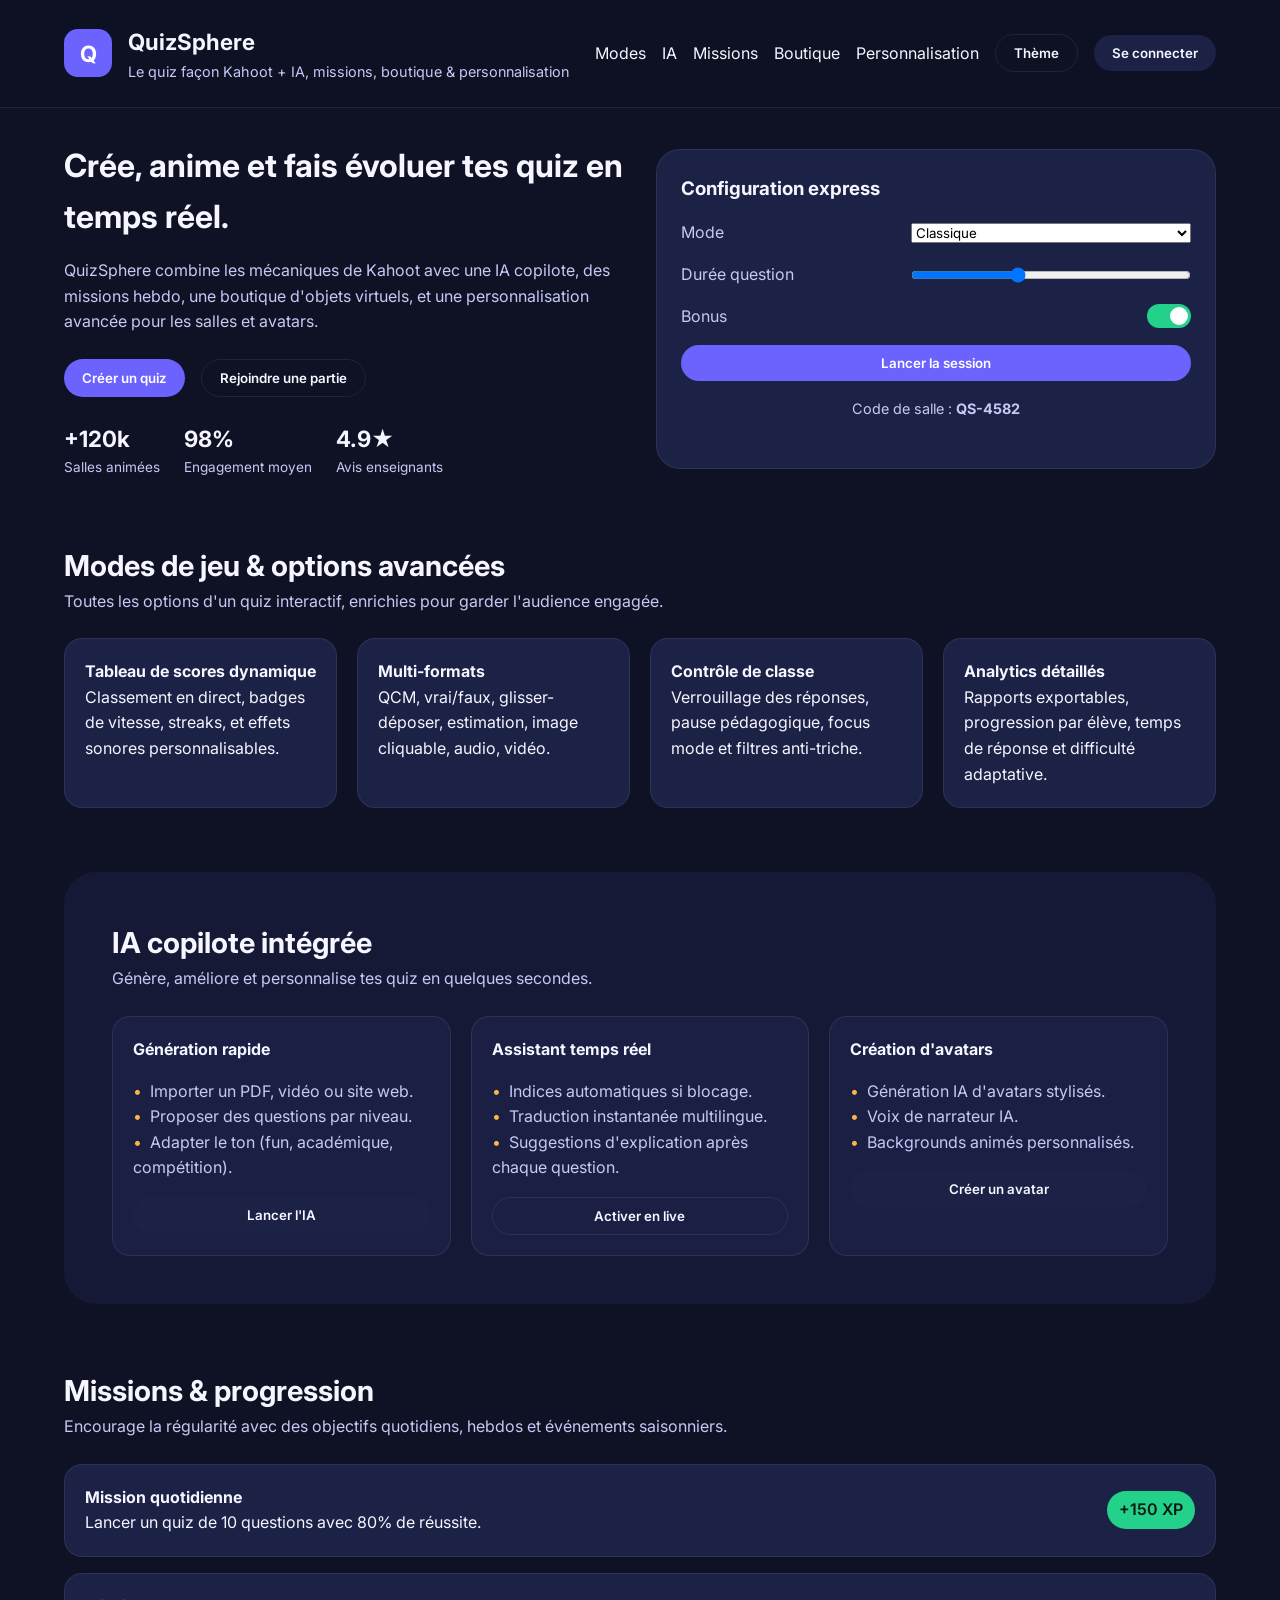
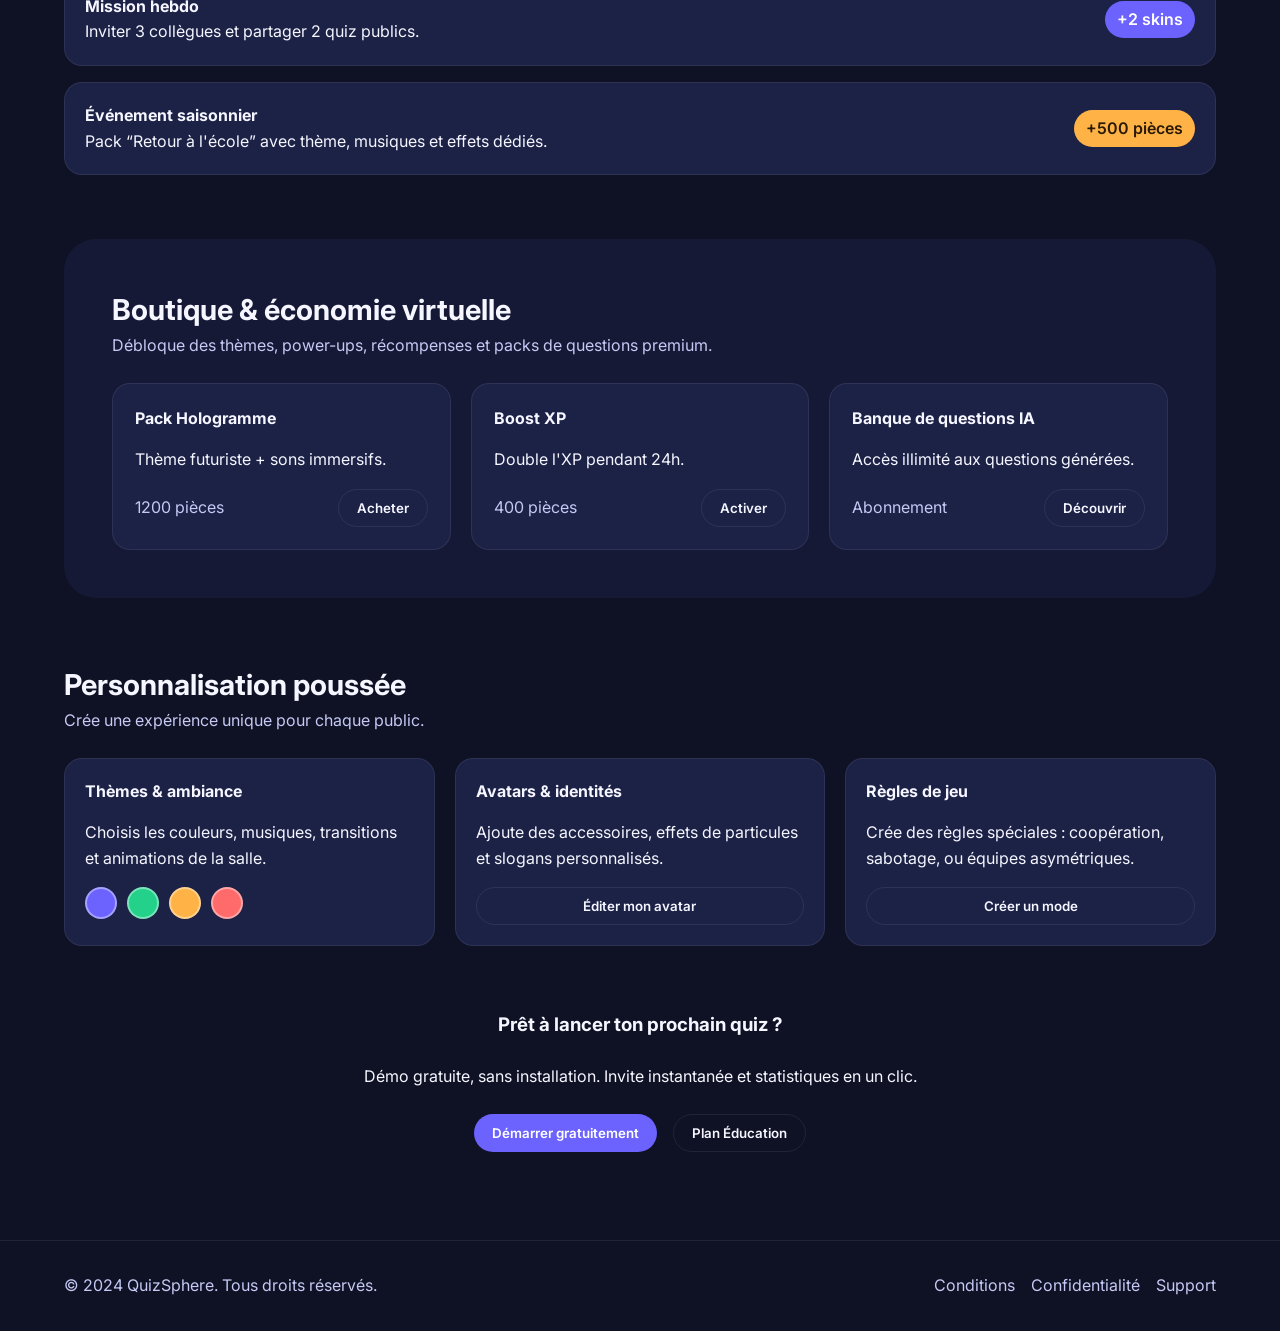
<file: index.html>
<!DOCTYPE html>
<html lang="fr">
<head>
  <meta charset="UTF-8" />
  <meta name="viewport" content="width=device-width, initial-scale=1" />
  <title>QuizSphere — L'univers du quiz intelligent</title>
  <style>
    :root {
      --bg: #0f1124;
      --bg-alt: #161936;
      --card: #1c2146;
      --text: #f5f6ff;
      --muted: #c6c9f4;
      --primary: #6c63ff;
      --secondary: #23d18b;
      --accent: #ffb347;
      --border: rgba(255, 255, 255, 0.08);
    }

    * {
      box-sizing: border-box;
      margin: 0;
      padding: 0;
      font-family: "Inter", sans-serif;
    }

    body {
      background: var(--bg);
      color: var(--text);
      line-height: 1.6;
    }

    a {
      color: inherit;
      text-decoration: none;
    }

    .topbar {
      display: flex;
      justify-content: space-between;
      align-items: center;
      padding: 24px 5vw;
      gap: 24px;
      border-bottom: 1px solid var(--border);
      position: sticky;
      top: 0;
      backdrop-filter: blur(10px);
      background: rgba(15, 17, 36, 0.9);
      z-index: 10;
    }

    .brand {
      display: flex;
      gap: 16px;
      align-items: center;
    }

    .logo {
      background: var(--primary);
      color: white;
      font-weight: 700;
      width: 48px;
      height: 48px;
      border-radius: 14px;
      display: grid;
      place-items: center;
      font-size: 1.4rem;
    }

    .brand h1 {
      font-size: 1.4rem;
    }

    .brand p {
      color: var(--muted);
      font-size: 0.9rem;
    }

    .nav {
      display: flex;
      flex-wrap: wrap;
      gap: 16px;
      align-items: center;
    }

    .btn {
      border: none;
      padding: 10px 18px;
      border-radius: 999px;
      background: var(--card);
      color: var(--text);
      cursor: pointer;
      font-weight: 600;
    }

    .btn.primary {
      background: var(--primary);
      color: white;
    }

    .btn.ghost {
      background: transparent;
      border: 1px solid var(--border);
    }

    .btn.full {
      width: 100%;
    }

    main {
      padding: 32px 5vw 64px;
      display: flex;
      flex-direction: column;
      gap: 64px;
    }

    .hero {
      display: grid;
      grid-template-columns: repeat(auto-fit, minmax(280px, 1fr));
      gap: 32px;
      align-items: center;
    }

    .hero h2 {
      font-size: clamp(2rem, 2.5vw, 3rem);
      margin-bottom: 16px;
    }

    .hero p {
      color: var(--muted);
      margin-bottom: 24px;
    }

    .hero-actions {
      display: flex;
      gap: 16px;
      flex-wrap: wrap;
      margin-bottom: 24px;
    }

    .hero-stats {
      display: flex;
      gap: 24px;
      flex-wrap: wrap;
    }

    .stat {
      font-size: 1.4rem;
      font-weight: 700;
    }

    .label {
      display: block;
      color: var(--muted);
      font-size: 0.85rem;
    }

    .hero-card {
      background: var(--card);
      padding: 24px;
      border-radius: 24px;
      border: 1px solid var(--border);
      display: flex;
      flex-direction: column;
      gap: 16px;
    }

    .card-row {
      display: flex;
      justify-content: space-between;
      align-items: center;
      gap: 12px;
      color: var(--muted);
    }

    .card-row select,
    .card-row input[type="range"] {
      width: 55%;
    }

    .hint {
      color: var(--muted);
      font-size: 0.9rem;
      text-align: center;
    }

    .section {
      display: flex;
      flex-direction: column;
      gap: 24px;
    }

    .section.alt {
      background: var(--bg-alt);
      padding: 48px;
      border-radius: 32px;
    }

    .section-title h3 {
      font-size: 1.8rem;
    }

    .section-title p {
      color: var(--muted);
    }

    .grid {
      display: grid;
      gap: 20px;
      grid-template-columns: repeat(auto-fit, minmax(220px, 1fr));
    }

    .card {
      background: var(--card);
      padding: 20px;
      border-radius: 18px;
      border: 1px solid var(--border);
    }

    .ai-panel {
      display: grid;
      gap: 20px;
      grid-template-columns: repeat(auto-fit, minmax(240px, 1fr));
    }

    .ai-box {
      background: rgba(28, 33, 70, 0.9);
      padding: 20px;
      border-radius: 18px;
      border: 1px solid var(--border);
      display: flex;
      flex-direction: column;
      gap: 16px;
    }

    .ai-box ul {
      list-style: none;
      color: var(--muted);
    }

    .ai-box li::before {
      content: "•";
      margin-right: 8px;
      color: var(--accent);
    }

    .missions {
      display: flex;
      flex-direction: column;
      gap: 16px;
    }

    .mission {
      background: var(--card);
      padding: 20px;
      border-radius: 18px;
      border: 1px solid var(--border);
      display: flex;
      justify-content: space-between;
      align-items: center;
      gap: 12px;
    }

    .badge {
      background: var(--secondary);
      color: #0b1b13;
      padding: 6px 12px;
      border-radius: 999px;
      font-weight: 600;
    }

    .badge.purple {
      background: var(--primary);
      color: white;
    }

    .badge.gold {
      background: var(--accent);
      color: #2a1a03;
    }

    .shop-card {
      background: var(--card);
      padding: 22px;
      border-radius: 18px;
      border: 1px solid var(--border);
      display: flex;
      flex-direction: column;
      gap: 16px;
    }

    .shop-footer {
      display: flex;
      justify-content: space-between;
      align-items: center;
      color: var(--muted);
    }

    .customization {
      display: grid;
      grid-template-columns: repeat(auto-fit, minmax(240px, 1fr));
      gap: 20px;
    }

    .custom-card {
      background: var(--card);
      padding: 20px;
      border-radius: 18px;
      border: 1px solid var(--border);
      display: flex;
      flex-direction: column;
      gap: 16px;
    }

    .palette {
      display: flex;
      gap: 10px;
    }

    .swatch {
      width: 32px;
      height: 32px;
      border-radius: 50%;
      border: 2px solid rgba(255, 255, 255, 0.4);
      cursor: pointer;
    }

    .cta {
      text-align: center;
      align-items: center;
    }

    .footer {
      padding: 32px 5vw;
      display: flex;
      flex-wrap: wrap;
      justify-content: space-between;
      gap: 16px;
      border-top: 1px solid var(--border);
      color: var(--muted);
    }

    .footer-links {
      display: flex;
      gap: 16px;
    }

    .switch {
      position: relative;
      display: inline-block;
      width: 44px;
      height: 24px;
    }

    .switch input {
      opacity: 0;
      width: 0;
      height: 0;
    }

    .slider {
      position: absolute;
      cursor: pointer;
      inset: 0;
      background: #293057;
      border-radius: 999px;
      transition: 0.2s;
    }

    .slider::before {
      position: absolute;
      content: "";
      height: 18px;
      width: 18px;
      left: 3px;
      bottom: 3px;
      background: white;
      border-radius: 50%;
      transition: 0.2s;
    }

    .switch input:checked + .slider {
      background: var(--secondary);
    }

    .switch input:checked + .slider::before {
      transform: translateX(20px);
    }

    .light {
      --bg: #f5f6ff;
      --bg-alt: #e9ebff;
      --card: #ffffff;
      --text: #1c2146;
      --muted: #6e7191;
      --border: rgba(0, 0, 0, 0.08);
    }

    .light .topbar {
      background: rgba(245, 246, 255, 0.9);
    }

    .light .btn.ghost {
      border-color: rgba(0, 0, 0, 0.1);
    }

    @media (max-width: 900px) {
      .topbar {
        flex-direction: column;
        align-items: flex-start;
      }

      .nav {
        width: 100%;
        justify-content: space-between;
      }

      .section.alt {
        padding: 32px 20px;
      }
    }
  </style>
  <link rel="stylesheet" href="styles.css" />
  <link rel="preconnect" href="https://fonts.googleapis.com" />
  <link rel="preconnect" href="https://fonts.gstatic.com" crossorigin />
  <link href="https://fonts.googleapis.com/css2?family=Inter:wght@300;400;500;600;700&display=swap" rel="stylesheet" />
</head>
<body>
  <header class="topbar">
    <div class="brand">
      <span class="logo">Q</span>
      <div>
        <h1>QuizSphere</h1>
        <p>Le quiz façon Kahoot + IA, missions, boutique & personnalisation</p>
      </div>
    </div>
    <nav class="nav">
      <a href="#modes">Modes</a>
      <a href="#ia">IA</a>
      <a href="#missions">Missions</a>
      <a href="#boutique">Boutique</a>
      <a href="#personnalisation">Personnalisation</a>
      <button class="btn ghost" id="toggleTheme">Thème</button>
      <button class="btn">Se connecter</button>
    </nav>
  </header>

  <main>
    <section class="hero">
      <div>
        <h2>Crée, anime et fais évoluer tes quiz en temps réel.</h2>
        <p>
          QuizSphere combine les mécaniques de Kahoot avec une IA copilote, des missions hebdo, une boutique
          d'objets virtuels, et une personnalisation avancée pour les salles et avatars.
        </p>
        <div class="hero-actions">
          <button class="btn primary">Créer un quiz</button>
          <button class="btn ghost">Rejoindre une partie</button>
        </div>
        <div class="hero-stats">
          <div>
            <span class="stat">+120k</span>
            <span class="label">Salles animées</span>
          </div>
          <div>
            <span class="stat">98%</span>
            <span class="label">Engagement moyen</span>
          </div>
          <div>
            <span class="stat">4.9★</span>
            <span class="label">Avis enseignants</span>
          </div>
        </div>
      </div>
      <div class="hero-card">
        <h3>Configuration express</h3>
        <div class="card-row">
          <span>Mode</span>
          <select>
            <option>Classique</option>
            <option>Battle Royale</option>
            <option>Coop Missions</option>
            <option>Escape Quiz</option>
          </select>
        </div>
        <div class="card-row">
          <span>Durée question</span>
          <input type="range" min="5" max="45" value="20" />
        </div>
        <div class="card-row">
          <span>Bonus</span>
          <label class="switch">
            <input type="checkbox" checked />
            <span class="slider"></span>
          </label>
        </div>
        <button class="btn primary full">Lancer la session</button>
        <p class="hint">Code de salle : <strong>QS-4582</strong></p>
      </div>
    </section>

    <section id="modes" class="section">
      <div class="section-title">
        <h3>Modes de jeu & options avancées</h3>
        <p>Toutes les options d'un quiz interactif, enrichies pour garder l'audience engagée.</p>
      </div>
      <div class="grid">
        <article class="card">
          <h4>Tableau de scores dynamique</h4>
          <p>Classement en direct, badges de vitesse, streaks, et effets sonores personnalisables.</p>
        </article>
        <article class="card">
          <h4>Multi-formats</h4>
          <p>QCM, vrai/faux, glisser-déposer, estimation, image cliquable, audio, vidéo.</p>
        </article>
        <article class="card">
          <h4>Contrôle de classe</h4>
          <p>Verrouillage des réponses, pause pédagogique, focus mode et filtres anti-triche.</p>
        </article>
        <article class="card">
          <h4>Analytics détaillés</h4>
          <p>Rapports exportables, progression par élève, temps de réponse et difficulté adaptative.</p>
        </article>
      </div>
    </section>

    <section id="ia" class="section alt">
      <div class="section-title">
        <h3>IA copilote intégrée</h3>
        <p>Génère, améliore et personnalise tes quiz en quelques secondes.</p>
      </div>
      <div class="ai-panel">
        <div class="ai-box">
          <h4>Génération rapide</h4>
          <ul>
            <li>Importer un PDF, vidéo ou site web.</li>
            <li>Proposer des questions par niveau.</li>
            <li>Adapter le ton (fun, académique, compétition).</li>
          </ul>
          <button class="btn">Lancer l'IA</button>
        </div>
        <div class="ai-box">
          <h4>Assistant temps réel</h4>
          <ul>
            <li>Indices automatiques si blocage.</li>
            <li>Traduction instantanée multilingue.</li>
            <li>Suggestions d'explication après chaque question.</li>
          </ul>
          <button class="btn ghost">Activer en live</button>
        </div>
        <div class="ai-box">
          <h4>Création d'avatars</h4>
          <ul>
            <li>Génération IA d'avatars stylisés.</li>
            <li>Voix de narrateur IA.</li>
            <li>Backgrounds animés personnalisés.</li>
          </ul>
          <button class="btn">Créer un avatar</button>
        </div>
      </div>
    </section>

    <section id="missions" class="section">
      <div class="section-title">
        <h3>Missions & progression</h3>
        <p>Encourage la régularité avec des objectifs quotidiens, hebdos et événements saisonniers.</p>
      </div>
      <div class="missions">
        <div class="mission">
          <div>
            <h4>Mission quotidienne</h4>
            <p>Lancer un quiz de 10 questions avec 80% de réussite.</p>
          </div>
          <span class="badge">+150 XP</span>
        </div>
        <div class="mission">
          <div>
            <h4>Mission hebdo</h4>
            <p>Inviter 3 collègues et partager 2 quiz publics.</p>
          </div>
          <span class="badge purple">+2 skins</span>
        </div>
        <div class="mission">
          <div>
            <h4>Événement saisonnier</h4>
            <p>Pack “Retour à l'école” avec thème, musiques et effets dédiés.</p>
          </div>
          <span class="badge gold">+500 pièces</span>
        </div>
      </div>
    </section>

    <section id="boutique" class="section alt">
      <div class="section-title">
        <h3>Boutique & économie virtuelle</h3>
        <p>Débloque des thèmes, power-ups, récompenses et packs de questions premium.</p>
      </div>
      <div class="grid">
        <article class="shop-card">
          <h4>Pack Hologramme</h4>
          <p>Thème futuriste + sons immersifs.</p>
          <div class="shop-footer">
            <span>1200 pièces</span>
            <button class="btn ghost">Acheter</button>
          </div>
        </article>
        <article class="shop-card">
          <h4>Boost XP</h4>
          <p>Double l'XP pendant 24h.</p>
          <div class="shop-footer">
            <span>400 pièces</span>
            <button class="btn ghost">Activer</button>
          </div>
        </article>
        <article class="shop-card">
          <h4>Banque de questions IA</h4>
          <p>Accès illimité aux questions générées.</p>
          <div class="shop-footer">
            <span>Abonnement</span>
            <button class="btn ghost">Découvrir</button>
          </div>
        </article>
      </div>
    </section>

    <section id="personnalisation" class="section">
      <div class="section-title">
        <h3>Personnalisation poussée</h3>
        <p>Crée une expérience unique pour chaque public.</p>
      </div>
      <div class="customization">
        <div class="custom-card">
          <h4>Thèmes & ambiance</h4>
          <p>Choisis les couleurs, musiques, transitions et animations de la salle.</p>
          <div class="palette">
            <span class="swatch" data-color="#6C63FF"></span>
            <span class="swatch" data-color="#23D18B"></span>
            <span class="swatch" data-color="#FFB347"></span>
            <span class="swatch" data-color="#FF6B6B"></span>
          </div>
        </div>
        <div class="custom-card">
          <h4>Avatars & identités</h4>
          <p>Ajoute des accessoires, effets de particules et slogans personnalisés.</p>
          <button class="btn ghost">Éditer mon avatar</button>
        </div>
        <div class="custom-card">
          <h4>Règles de jeu</h4>
          <p>Crée des règles spéciales : coopération, sabotage, ou équipes asymétriques.</p>
          <button class="btn ghost">Créer un mode</button>
        </div>
      </div>
    </section>

    <section class="section cta">
      <h3>Prêt à lancer ton prochain quiz ?</h3>
      <p>Démo gratuite, sans installation. Invite instantanée et statistiques en un clic.</p>
      <div class="hero-actions">
        <button class="btn primary">Démarrer gratuitement</button>
        <button class="btn ghost">Plan Éducation</button>
      </div>
    </section>
  </main>

  <footer class="footer">
    <p>© 2024 QuizSphere. Tous droits réservés.</p>
    <div class="footer-links">
      <a href="#">Conditions</a>
      <a href="#">Confidentialité</a>
      <a href="#">Support</a>
    </div>
  </footer>

  <script src="app.js" defer></script>
  <script>
    const themeToggle = document.getElementById("toggleTheme");
    const body = document.body;
    const swatches = document.querySelectorAll(".swatch");

    const savedTheme = localStorage.getItem("quizsphere-theme");
    if (savedTheme === "light") {
      body.classList.add("light");
    }

    function toggleTheme() {
      body.classList.toggle("light");
      localStorage.setItem(
        "quizsphere-theme",
        body.classList.contains("light") ? "light" : "dark"
      );
    }

    themeToggle?.addEventListener("click", toggleTheme);

    swatches.forEach((swatch) => {
      const color = swatch.dataset.color;
      swatch.style.background = color;

      swatch.addEventListener("click", () => {
        document.documentElement.style.setProperty("--primary", color);
      });
    });
  </script>
</body>
</html>
</file>
<file: styles.css>
:root {
  --bg: #0f1124;
  --bg-alt: #161936;
  --card: #1c2146;
  --text: #f5f6ff;
  --muted: #c6c9f4;
  --primary: #6c63ff;
  --secondary: #23d18b;
  --accent: #ffb347;
  --border: rgba(255, 255, 255, 0.08);
}

* {
  box-sizing: border-box;
  margin: 0;
  padding: 0;
  font-family: "Inter", sans-serif;
}

body {
  background: var(--bg);
  color: var(--text);
  line-height: 1.6;
}

a {
  color: inherit;
  text-decoration: none;
}

.topbar {
  display: flex;
  justify-content: space-between;
  align-items: center;
  padding: 24px 5vw;
  gap: 24px;
  border-bottom: 1px solid var(--border);
  position: sticky;
  top: 0;
  backdrop-filter: blur(10px);
  background: rgba(15, 17, 36, 0.9);
  z-index: 10;
}

.brand {
  display: flex;
  gap: 16px;
  align-items: center;
}

.logo {
  background: var(--primary);
  color: white;
  font-weight: 700;
  width: 48px;
  height: 48px;
  border-radius: 14px;
  display: grid;
  place-items: center;
  font-size: 1.4rem;
}

.brand h1 {
  font-size: 1.4rem;
}

.brand p {
  color: var(--muted);
  font-size: 0.9rem;
}

.nav {
  display: flex;
  flex-wrap: wrap;
  gap: 16px;
  align-items: center;
}

.btn {
  border: none;
  padding: 10px 18px;
  border-radius: 999px;
  background: var(--card);
  color: var(--text);
  cursor: pointer;
  font-weight: 600;
}

.btn.primary {
  background: var(--primary);
  color: white;
}

.btn.ghost {
  background: transparent;
  border: 1px solid var(--border);
}

.btn.full {
  width: 100%;
}

main {
  padding: 32px 5vw 64px;
  display: flex;
  flex-direction: column;
  gap: 64px;
}

.hero {
  display: grid;
  grid-template-columns: repeat(auto-fit, minmax(280px, 1fr));
  gap: 32px;
  align-items: center;
}

.hero h2 {
  font-size: clamp(2rem, 2.5vw, 3rem);
  margin-bottom: 16px;
}

.hero p {
  color: var(--muted);
  margin-bottom: 24px;
}

.hero-actions {
  display: flex;
  gap: 16px;
  flex-wrap: wrap;
  margin-bottom: 24px;
}

.hero-stats {
  display: flex;
  gap: 24px;
  flex-wrap: wrap;
}

.stat {
  font-size: 1.4rem;
  font-weight: 700;
}

.label {
  display: block;
  color: var(--muted);
  font-size: 0.85rem;
}

.hero-card {
  background: var(--card);
  padding: 24px;
  border-radius: 24px;
  border: 1px solid var(--border);
  display: flex;
  flex-direction: column;
  gap: 16px;
}

.card-row {
  display: flex;
  justify-content: space-between;
  align-items: center;
  gap: 12px;
  color: var(--muted);
}

.card-row select,
.card-row input[type="range"] {
  width: 55%;
}

.hint {
  color: var(--muted);
  font-size: 0.9rem;
  text-align: center;
}

.section {
  display: flex;
  flex-direction: column;
  gap: 24px;
}

.section.alt {
  background: var(--bg-alt);
  padding: 48px;
  border-radius: 32px;
}

.section-title h3 {
  font-size: 1.8rem;
}

.section-title p {
  color: var(--muted);
}

.grid {
  display: grid;
  gap: 20px;
  grid-template-columns: repeat(auto-fit, minmax(220px, 1fr));
}

.card {
  background: var(--card);
  padding: 20px;
  border-radius: 18px;
  border: 1px solid var(--border);
}

.ai-panel {
  display: grid;
  gap: 20px;
  grid-template-columns: repeat(auto-fit, minmax(240px, 1fr));
}

.ai-box {
  background: rgba(28, 33, 70, 0.9);
  padding: 20px;
  border-radius: 18px;
  border: 1px solid var(--border);
  display: flex;
  flex-direction: column;
  gap: 16px;
}

.ai-box ul {
  list-style: none;
  color: var(--muted);
}

.ai-box li::before {
  content: "•";
  margin-right: 8px;
  color: var(--accent);
}

.missions {
  display: flex;
  flex-direction: column;
  gap: 16px;
}

.mission {
  background: var(--card);
  padding: 20px;
  border-radius: 18px;
  border: 1px solid var(--border);
  display: flex;
  justify-content: space-between;
  align-items: center;
  gap: 12px;
}

.badge {
  background: var(--secondary);
  color: #0b1b13;
  padding: 6px 12px;
  border-radius: 999px;
  font-weight: 600;
}

.badge.purple {
  background: var(--primary);
  color: white;
}

.badge.gold {
  background: var(--accent);
  color: #2a1a03;
}

.shop-card {
  background: var(--card);
  padding: 22px;
  border-radius: 18px;
  border: 1px solid var(--border);
  display: flex;
  flex-direction: column;
  gap: 16px;
}

.shop-footer {
  display: flex;
  justify-content: space-between;
  align-items: center;
  color: var(--muted);
}

.customization {
  display: grid;
  grid-template-columns: repeat(auto-fit, minmax(240px, 1fr));
  gap: 20px;
}

.custom-card {
  background: var(--card);
  padding: 20px;
  border-radius: 18px;
  border: 1px solid var(--border);
  display: flex;
  flex-direction: column;
  gap: 16px;
}

.palette {
  display: flex;
  gap: 10px;
}

.swatch {
  width: 32px;
  height: 32px;
  border-radius: 50%;
  border: 2px solid rgba(255, 255, 255, 0.4);
  cursor: pointer;
}

.cta {
  text-align: center;
  align-items: center;
}

.footer {
  padding: 32px 5vw;
  display: flex;
  flex-wrap: wrap;
  justify-content: space-between;
  gap: 16px;
  border-top: 1px solid var(--border);
  color: var(--muted);
}

.footer-links {
  display: flex;
  gap: 16px;
}

.switch {
  position: relative;
  display: inline-block;
  width: 44px;
  height: 24px;
}

.switch input {
  opacity: 0;
  width: 0;
  height: 0;
}

.slider {
  position: absolute;
  cursor: pointer;
  inset: 0;
  background: #293057;
  border-radius: 999px;
  transition: 0.2s;
}

.slider::before {
  position: absolute;
  content: "";
  height: 18px;
  width: 18px;
  left: 3px;
  bottom: 3px;
  background: white;
  border-radius: 50%;
  transition: 0.2s;
}

.switch input:checked + .slider {
  background: var(--secondary);
}

.switch input:checked + .slider::before {
  transform: translateX(20px);
}

.light {
  --bg: #f5f6ff;
  --bg-alt: #e9ebff;
  --card: #ffffff;
  --text: #1c2146;
  --muted: #6e7191;
  --border: rgba(0, 0, 0, 0.08);
}

.light .topbar {
  background: rgba(245, 246, 255, 0.9);
}

.light .btn.ghost {
  border-color: rgba(0, 0, 0, 0.1);
}

@media (max-width: 900px) {
  .topbar {
    flex-direction: column;
    align-items: flex-start;
  }

  .nav {
    width: 100%;
    justify-content: space-between;
  }

  .section.alt {
    padding: 32px 20px;
  }
}
</file>
